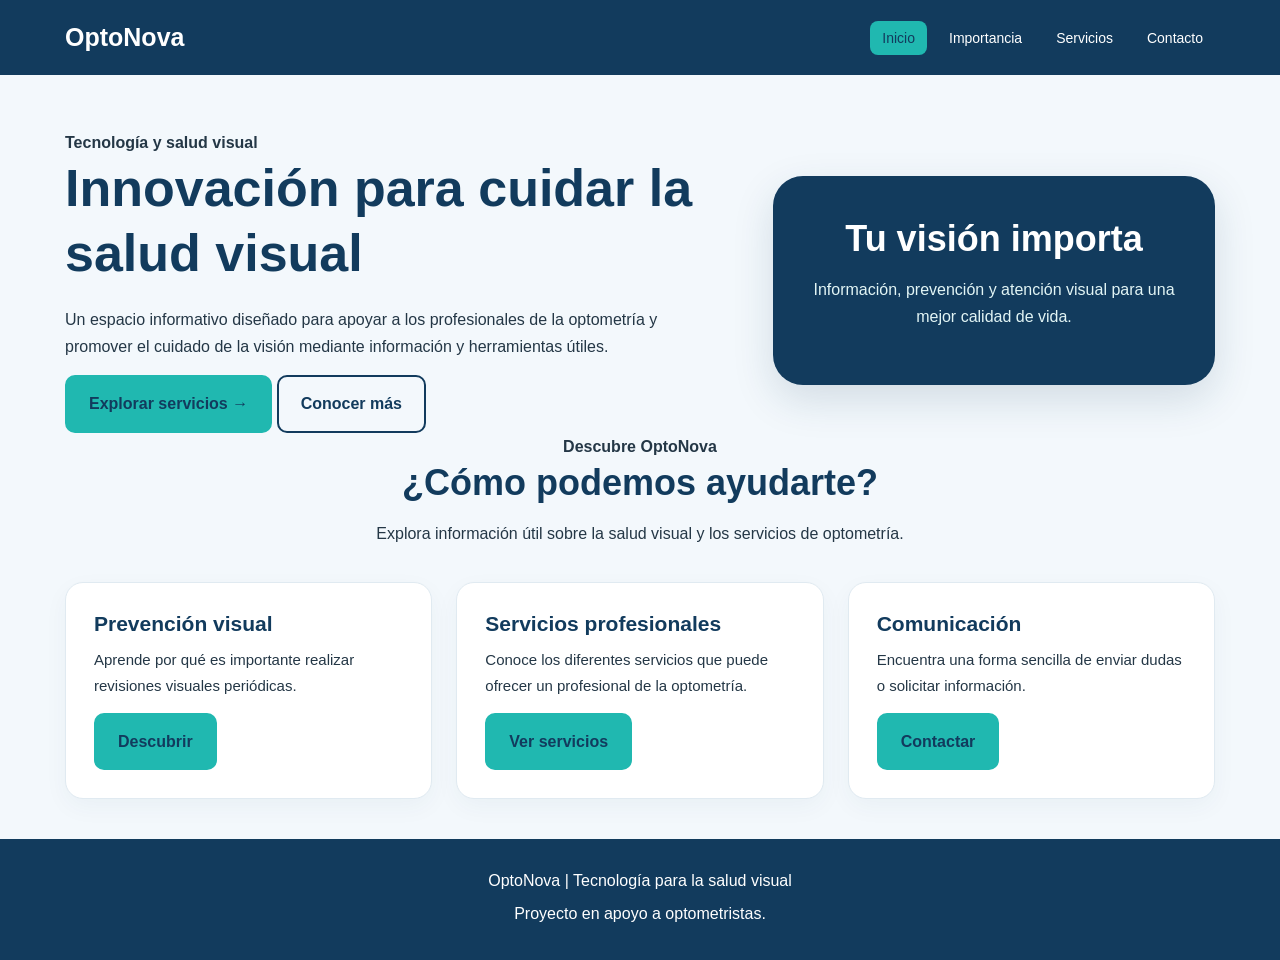
<file: index.html>
<!DOCTYPE html>
<html lang="es">
<head>
    <meta charset="UTF-8">
    <meta name="viewport">
    <title>OptoWeb | Inicio</title>
    <link rel="stylesheet" href="css/estilos.css">
</head>
<body>

<header class="navbar">
    <div class="contenedor nav-contenido">
        <a href="inicio.html" class="logo">OptoNova</a>

        <nav>
            <ul class="menu">
                <li><a href="index.html" class="activo">Inicio</a></li>
                <li><a href="importancia.html">Importancia</a></li>
                <li><a href="servicios.html">Servicios</a></li>
                <li><a href="contacto.html">Contacto</a></li>
            </ul>
        </nav>
    </div>
</header>

<br>
<br>

        <div class="contenedor hero-grid">
            <div class="hero-texto">
                <h4> Tecnología y salud visual</h4>
                <h1>Innovación para cuidar la salud visual</h1>

                <p>
                    Un espacio informativo diseñado para apoyar a los
                    profesionales de la optometría y promover el cuidado
                    de la visión mediante información y herramientas útiles.
                </p>

                <a href="servicios.html" class="boton">
                    Explorar servicios →
                </a>

                <a href="importancia.html"
                   class="boton boton-secundario">
                    Conocer más
                </a>
            </div>

            <div class="hero-imagen">
                <h2>Tu visión importa</h2>
                <p>
                    Información, prevención y atención visual
                    para una mejor calidad de vida.
                </p>
            </div>
        </div>

        <div class="contenedor">
            <div class="texto-centro">
                <h4>Descubre OptoNova</h4>
                <h2>¿Cómo podemos ayudarte?</h2>
                <p>
                    Explora información útil sobre la salud visual
                    y los servicios de optometría.
                </p>
            </div>

            <div class="tarjetas">
                <article class="tarjeta">
                    <h3>Prevención visual</h3>
                    <p>
                        Aprende por qué es importante realizar
                        revisiones visuales periódicas.
                    </p>
                    <a href="importancia.html" class="boton">
                        Descubrir
                    </a>
                </article>

                <article class="tarjeta">
                    <h3>Servicios profesionales</h3>
                    <p>
                        Conoce los diferentes servicios que puede
                        ofrecer un profesional de la optometría.
                    </p>
                    <a href="servicios.html" class="boton">
                        Ver servicios
                    </a>
                </article>

                <article class="tarjeta">
                    <h3>Comunicación</h3>
                    <p>
                        Encuentra una forma sencilla de enviar
                        dudas o solicitar información.
                    </p>
                    <a href="contacto.html" class="boton">
                        Contactar
                    </a>
                </article>
            </div>
        </div>

<footer class="footer">
    <div class="contenedor">
        <p>OptoNova | Tecnología para la salud visual</p>
        <p>Proyecto en apoyo a optometristas.</p>
    </div>
</footer>

</body>
</html>
</file>
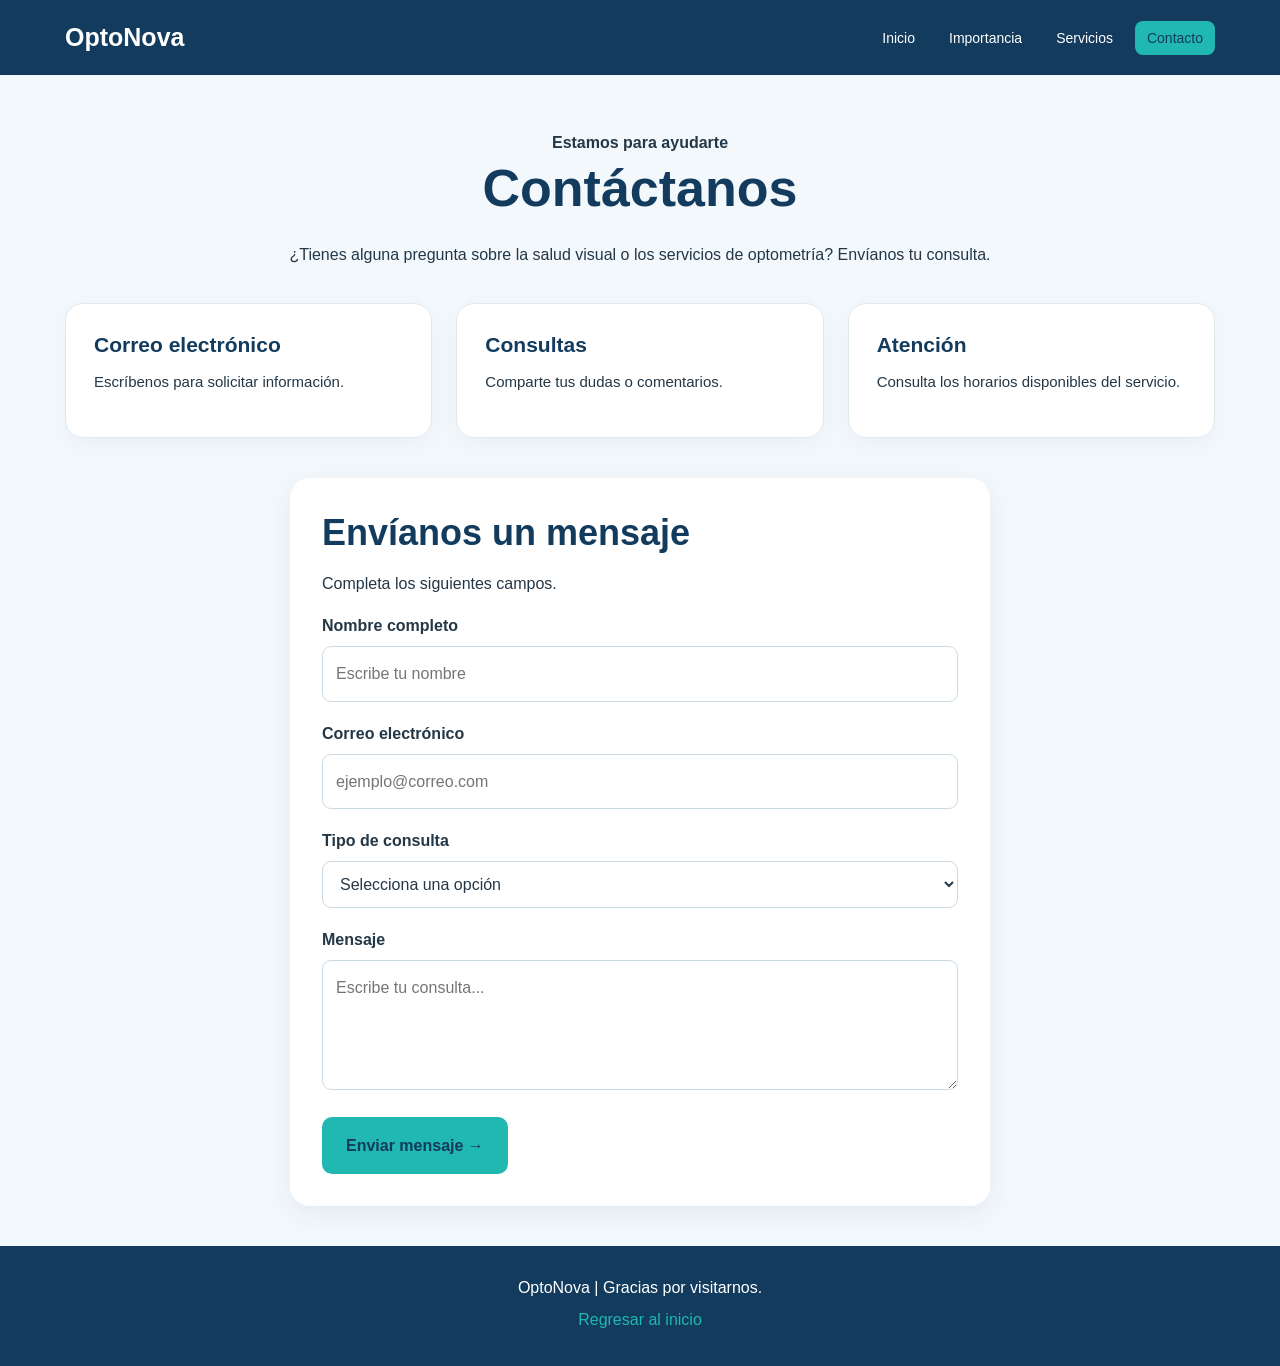
<file: contacto.html>
<!DOCTYPE html>
<html lang="es">
<head>
    <meta charset="UTF-8">
    <meta name="viewport">
    <title>OptoWeb | Contacto</title>
    <link rel="stylesheet" href="css/estilos.css">
</head>
<body>

<header class="navbar">
    <div class="contenedor nav-contenido">
        <a href="inicio.html" class="logo">OptoNova</a>
        <nav>
            <ul class="menu">
                <li><a href="index.html">Inicio</a></li>
                <li><a href="importancia.html">Importancia</a></li>
                <li><a href="servicios.html">Servicios</a></li>
                <li><a href="contacto.html" class="activo">Contacto</a></li>
            </ul>
        </nav>
    </div>
</header>
<br>
<br>
        <div class="contenedor">
            <div class="texto-centro">
                <h4>Estamos para ayudarte</h4>
                <h1>Contáctanos</h1>
                <p>
                    ¿Tienes alguna pregunta sobre la salud visual
                    o los servicios de optometría? Envíanos tu consulta.
                </p>
            </div>

            <div class="tarjetas">
                <article class="tarjeta">
                    <h3>Correo electrónico</h3>
                    <p>Escríbenos para solicitar información.</p>
                </article>

                <article class="tarjeta">
                    <h3>Consultas</h3>
                    <p>Comparte tus dudas o comentarios.</p>
                </article>

                <article class="tarjeta">
                    <h3>Atención</h3>
                    <p>Consulta los horarios disponibles del servicio.</p>
                </article>
            </div>

            <div style="margin-top: 40px;">
                <form class="formulario" action="#" method="post">
                    <h2>Envíanos un mensaje</h2>
                    <p>Completa los siguientes campos.</p>

                    <div class="campo">
                        <label for="nombre">Nombre completo</label>
                        <input type="text" id="nombre" name="nombre"
                               placeholder="Escribe tu nombre" required>
                    </div>

                    <div class="campo">
                        <label for="correo">Correo electrónico</label>
                        <input type="email" id="correo" name="correo"
                               placeholder="ejemplo@correo.com" required>
                    </div>

                    <div class="campo">
                        <label for="tipo">Tipo de consulta</label>
                        <select id="tipo" name="tipo" required>
                            <option value="">Selecciona una opción</option>
                            <option value="servicios">Servicios de optometría</option>
                            <option value="prevencion">Prevención visual</option>
                            <option value="profesionales">Apoyo profesional</option>
                            <option value="otro">Otro tema</option>
                        </select>
                    </div>

                    <div class="campo">
                        <label for="mensaje">Mensaje</label>
                        <textarea id="mensaje" name="mensaje"
                                  placeholder="Escribe tu consulta..."
                                  required></textarea>
                    </div>

                    <button type="submit" class="boton">
                        Enviar mensaje →
                    </button>
                </form>
            </div>
        </div>

<footer class="footer">
    <div class="contenedor">
        <p>OptoNova | Gracias por visitarnos.</p>
        <p><a href="index.html">Regresar al inicio</a></p>
    </div>
</footer>

</body>
</html>
</file>
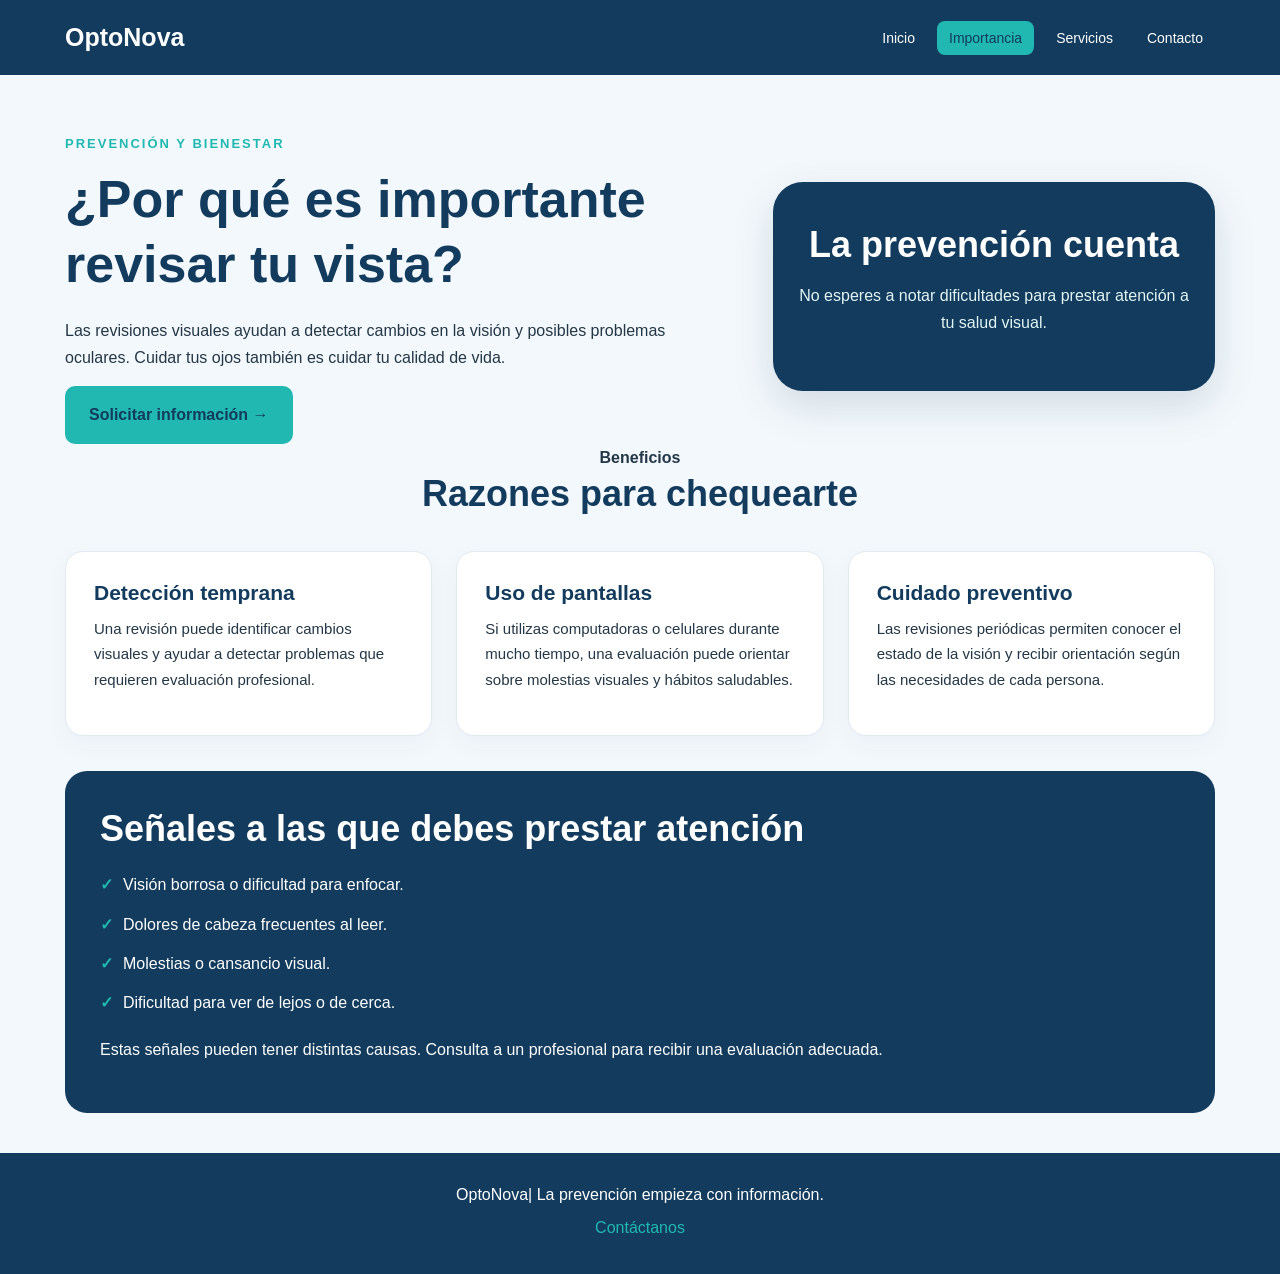
<file: importancia.html>
<!DOCTYPE html>
<html lang="es">
<head>
    <meta charset="UTF-8">
    <meta name="viewport">
    <title>OptoNova | Importancia de chequearse</title>
    <link rel="stylesheet" href="css/estilos.css">
</head>
<body>

<header class="navbar">
    <div class="contenedor nav-contenido">
        <a href="inicio.html" class="logo">OptoNova</a>
        <nav>
            <ul class="menu">
                <li><a href="index.html">Inicio</a></li>
                <li><a href="importancia.html" class="activo">Importancia</a></li>
                <li><a href="servicios.html">Servicios</a></li>
                <li><a href="contacto.html">Contacto</a></li>
            </ul>
        </nav>
    </div>
</header>
<br>
<br>

        <div class="contenedor hero-grid">
            <div class="hero-texto">
                <span class="etiqueta">Prevención y bienestar</span>
                <h1>¿Por qué es importante revisar tu vista?</h1>
                <p>
                    Las revisiones visuales ayudan a detectar cambios
                    en la visión y posibles problemas oculares.
                    Cuidar tus ojos también es cuidar tu calidad de vida.
                </p>
                <a href="contacto.html" class="boton">
                    Solicitar información →
                </a>
            </div>

            <div class="hero-imagen">
                <h2>La prevención cuenta</h2>
                <p>
                    No esperes a notar dificultades para prestar
                    atención a tu salud visual.
                </p>
            </div>
        </div>

        <div class="contenedor">
            <div class="texto-centro">
                <h4>Beneficios</h4>
                <h2>Razones para chequearte</h2>
            </div>

            <div class="tarjetas">
                <article class="tarjeta">
                    <h3>Detección temprana</h3>
                    <p>
                        Una revisión puede identificar cambios visuales
                        y ayudar a detectar problemas que requieren
                        evaluación profesional.
                    </p>
                </article>

                <article class="tarjeta">
                    <h3>Uso de pantallas</h3>
                    <p>
                        Si utilizas computadoras o celulares durante
                        mucho tiempo, una evaluación puede orientar
                        sobre molestias visuales y hábitos saludables.
                    </p>
                </article>

                <article class="tarjeta">
                    <h3>Cuidado preventivo</h3>
                    <p>
                        Las revisiones periódicas permiten conocer
                        el estado de la visión y recibir orientación
                        según las necesidades de cada persona.
                    </p>
                </article>
            </div>

            <div class="fondo-azul">
                <h2>Señales a las que debes prestar atención</h2>
                <ul class="lista">
                    <li>Visión borrosa o dificultad para enfocar.</li>
                    <li>Dolores de cabeza frecuentes al leer.</li>
                    <li>Molestias o cansancio visual.</li>
                    <li>Dificultad para ver de lejos o de cerca.</li>
                </ul>
                <p>
                    Estas señales pueden tener distintas causas.
                    Consulta a un profesional para recibir una
                    evaluación adecuada.
                </p>
            </div>
        </div>
    </section>
</main>

<footer class="footer">
    <div class="contenedor">
        <p>OptoNova| La prevención empieza con información.</p>
        <p><a href="contacto.html">Contáctanos</a></p>
    </div>
</footer>

</body>
</html>
</file>
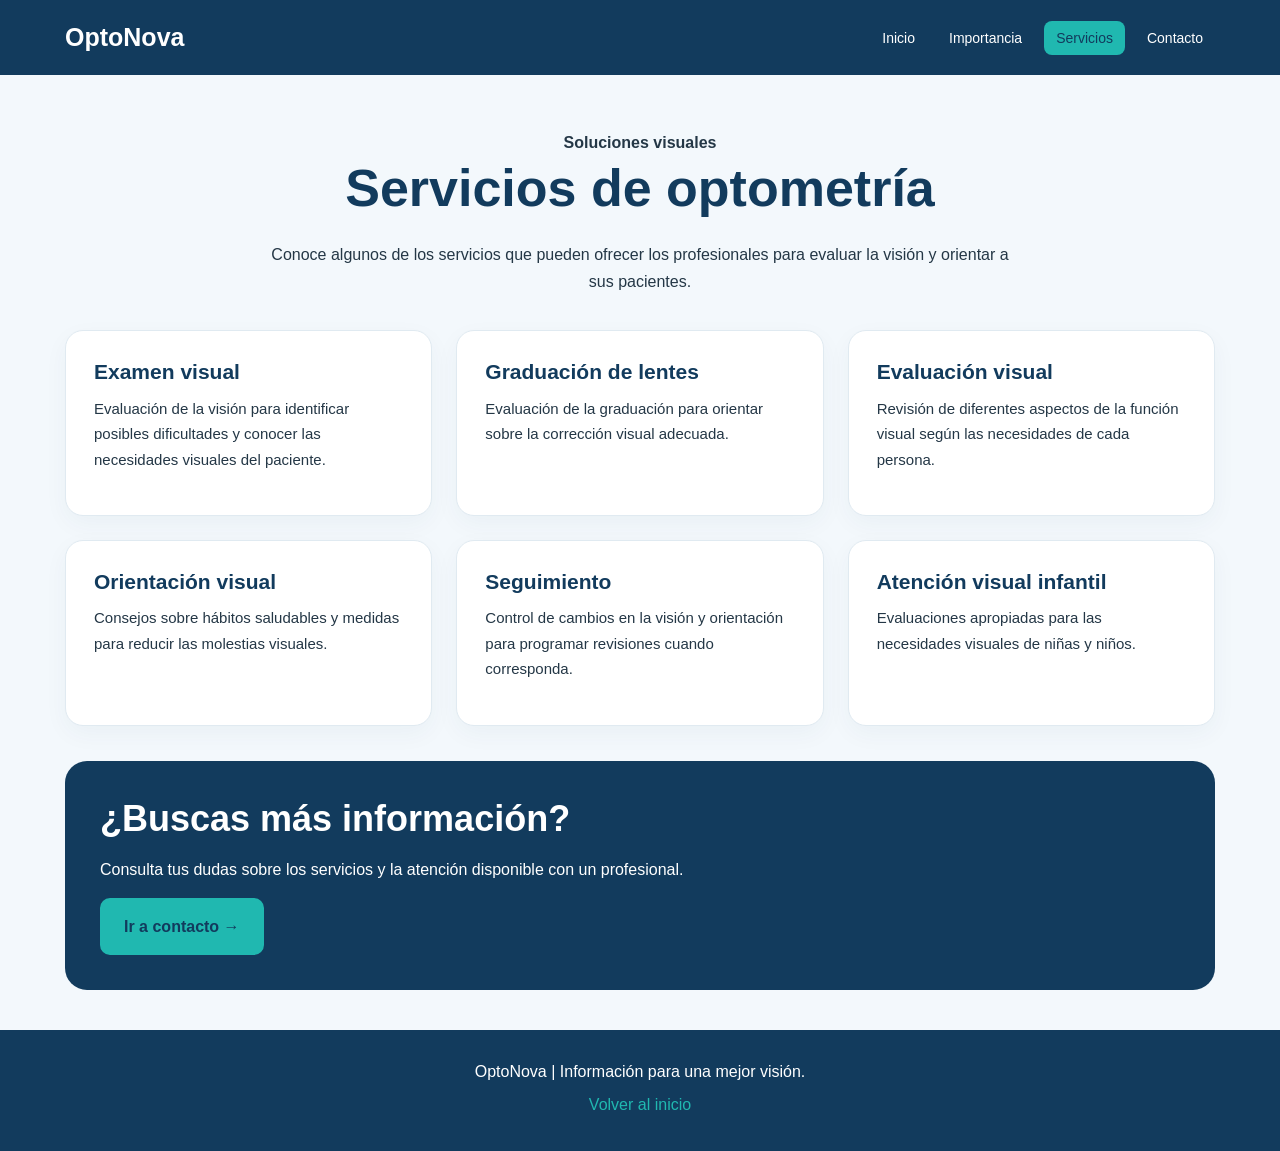
<file: servicios.html>
<!DOCTYPE html>
<html lang="es">
<head>
    <meta charset="UTF-8">
    <meta name="viewport">
    <title>OptoWeb | Servicios</title>
    <link rel="stylesheet" href="css/estilos.css">
</head>
<body>

<header class="navbar">
    <div class="contenedor nav-contenido">
        <a href="inicio.html" class="logo">OptoNova</a>
        <nav>
            <ul class="menu">
                <li><a href="index.html">Inicio</a></li>
                <li><a href="importancia.html">Importancia</a></li>
                <li><a href="servicios.html" class="activo">Servicios</a></li>
                <li><a href="contacto.html">Contacto</a></li>
            </ul>
        </nav>
    </div>
</header>
<br>
<br>

        <div class="contenedor">
            <div class="texto-centro">
                <h4 >Soluciones visuales</h4>
                <h1>Servicios de optometría</h1>
                <p>
                    Conoce algunos de los servicios que pueden ofrecer
                    los profesionales para evaluar la visión y orientar
                    a sus pacientes.
                </p>
            </div>

            <div class="tarjetas">
                <article class="tarjeta">
                    <h3>Examen visual</h3>
                    <p>
                        Evaluación de la visión para identificar
                        posibles dificultades y conocer las necesidades
                        visuales del paciente.
                    </p>
                </article>

                <article class="tarjeta">
                    <h3>Graduación de lentes</h3>
                    <p>
                        Evaluación de la graduación para orientar
                        sobre la corrección visual adecuada.
                    </p>
                </article>

                <article class="tarjeta">
                    <h3>Evaluación visual</h3>
                    <p>
                        Revisión de diferentes aspectos de la función
                        visual según las necesidades de cada persona.
                    </p>
                </article>

                <article class="tarjeta">
                    <h3>Orientación visual</h3>
                    <p>
                        Consejos sobre hábitos saludables y
                        medidas para reducir las molestias visuales.
                    </p>
                </article>

                <article class="tarjeta">
                    <h3>Seguimiento</h3>
                    <p>
                        Control de cambios en la visión y orientación
                        para programar revisiones cuando corresponda.
                    </p>
                </article>

                <article class="tarjeta">
                    <h3>Atención visual infantil</h3>
                    <p>
                        Evaluaciones apropiadas para las necesidades
                        visuales de niñas y niños.
                    </p>
                </article>
            </div>

            <div class="fondo-azul">
                <h2>¿Buscas más información?</h2>
                <p>
                    Consulta tus dudas sobre los servicios y la
                    atención disponible con un profesional.
                </p>
                <a href="contacto.html" class="boton">
                    Ir a contacto →
                </a>
            </div>
        </div>
    </section>
</main>

<footer class="footer">
    <div class="contenedor">
        <p>OptoNova | Información para una mejor visión.</p>
        <p><a href="index.html">Volver al inicio</a></p>
    </div>
</footer>

</body>
</html>
</file>
<file: css/estilos.css>
/* ===== COLORES GENERALES ===== */
:root {
    --azul: #123B5D;
    --turquesa: #20B8B0;
    --fondo: #F3F8FC;
    --texto: #243746;
    --blanco: #FFFFFF;
}

* {
    box-sizing: border-box;
    margin: 0;
    padding: 0;
}

html {
    scroll-behavior: smooth;
}

body {
    font-family: "Segoe UI", Arial, sans-serif;
    background: var(--fondo);
    color: var(--texto);
    line-height: 1.7;
}

a {
    text-decoration: none;
}

.contenedor {
    width: 90%;
    max-width: 1150px;
    margin: auto;
}

/* ===== MENÚ ===== */
.navbar {
    background: var(--azul);
    padding: 16px 0;
}

.nav-contenido {
    display: flex;
    align-items: center;
    justify-content: space-between;
    gap: 20px;
}

.logo {
    color: var(--blanco);
    font-size: 25px;
    font-weight: 800;
    white-space: nowrap;
}

.logo span {
    color: var(--turquesa);
}

.menu {
    display: flex;
    align-items: center;
    justify-content: flex-end;
    flex-wrap: wrap;
    gap: 10px;
    list-style: none;
}

.menu a {
    color: var(--blanco);
    padding: 9px 12px;
    border-radius: 8px;
    font-size: 14px;
    transition: 0.3s;
}

.menu a:hover,
.menu a.activo {
    background: var(--turquesa);
    color: var(--azul);
}

/* ===== ENCABEZADOS ===== */
.seccion {
    padding: 65px 0;
}

.etiqueta {
    display: inline-block;
    color: var(--turquesa);
    font-weight: 800;
    text-transform: uppercase;
    letter-spacing: 2px;
    font-size: 13px;
    margin-bottom: 12px;
}

h1, h2, h3 {
    color: var(--azul);
    line-height: 1.25;
}

h1 {
    font-size: clamp(32px, 5vw, 52px);
    margin-bottom: 20px;
}

h2 {
    font-size: clamp(27px, 4vw, 36px);
    margin-bottom: 15px;
}

h3 {
    font-size: 21px;
    margin-bottom: 10px;
}

p {
    margin-bottom: 15px;
}

.texto-centro {
    text-align: center;
    max-width: 750px;
    margin: 0 auto 35px;
}

/* ===== BOTONES ===== */
.boton {
    display: inline-block;
    background: var(--turquesa);
    color: var(--azul);
    padding: 13px 22px;
    border-radius: 10px;
    font-weight: 800;
    border: 2px solid var(--turquesa);
    cursor: pointer;
    transition: 0.3s;
    font: inherit;
    font-weight: 700;
}

.boton:hover {
    background: var(--azul);
    color: var(--blanco);
    border-color: var(--azul);
}

.boton-secundario {
    background: transparent;
    color: var(--azul);
    border-color: var(--azul);
}

/* ===== PORTADA ===== */
.hero {
    padding: 85px 0;
    background:
        radial-gradient(circle at 85% 20%,
        rgba(32, 184, 176, 0.16), transparent 35%),
        var(--fondo);
}

.hero-grid {
    display: grid;
    grid-template-columns: 1.2fr 0.8fr;
    align-items: center;
    gap: 45px;
}

.hero-texto {
    max-width: 650px;
}

.hero-imagen {
    background: var(--azul);
    color: var(--blanco);
    padding: 40px 25px;
    border-radius: 30px;
    text-align: center;
    box-shadow: 0 15px 40px #123b5d25;
}

.icono-grande {
    font-size: 90px;
    display: block;
    margin-bottom: 10px;
}

.hero-imagen h2 {
    color: var(--blanco);
}

.hero-imagen p {
    color: #e2f5f5;
}

/* ===== TARJETAS ===== */
.tarjetas {
    display: grid;
    grid-template-columns: repeat(3, minmax(0, 1fr));
    gap: 24px;
}

.tarjeta {
    background: var(--blanco);
    padding: 28px;
    border-radius: 18px;
    border: 1px solid #e0eaf1;
    box-shadow: 0 8px 25px #123b5d0b;
    transition: transform 0.3s, box-shadow 0.3s;
}

.tarjeta:hover {
    transform: translateY(-5px);
    box-shadow: 0 14px 30px #123b5d18;
}

.icono {
    width: 58px;
    height: 58px;
    display: grid;
    place-items: center;
    background: #e2f8f6;
    border-radius: 15px;
    font-size: 28px;
    margin-bottom: 20px;
}

.tarjeta p {
    font-size: 15px;
}

.fondo-azul {
    background: var(--azul);
    color: var(--blanco);
    border-radius: 22px;
    padding: 35px;
    margin-top: 35px;
}

.fondo-azul h2,
.fondo-azul h3 {
    color: var(--blanco);
}

/* ===== LISTAS ===== */
.lista {
    list-style: none;
    margin: 20px 0;
}

.lista li {
    margin-bottom: 12px;
}

.lista li::before {
    content: "✓";
    color: var(--turquesa);
    font-weight: 900;
    margin-right: 10px;
}

/* ===== FORMULARIO ===== */
.formulario {
    background: var(--blanco);
    padding: 32px;
    border-radius: 20px;
    box-shadow: 0 8px 28px #123b5d12;
    width: 100%;
    max-width: 700px;
    margin: auto;
}

.campo {
    margin-bottom: 18px;
}

.campo label {
    display: block;
    font-weight: 700;
    margin-bottom: 7px;
}

.campo input,
.campo select,
.campo textarea {
    width: 100%;
    padding: 13px;
    border: 1px solid #cbd9e3;
    border-radius: 9px;
    background: var(--blanco);
    color: var(--texto);
    font: inherit;
}

.campo input:focus,
.campo select:focus,
.campo textarea:focus {
    outline: 2px solid var(--turquesa);
    border-color: var(--turquesa);
}

.campo textarea {
    min-height: 130px;
    resize: vertical;
}

/* ===== PIE DE PÁGINA ===== */
.footer {
    background: var(--azul);
    color: var(--blanco);
    padding: 28px 0;
    text-align: center;
    margin-top: 40px;
}

.footer p {
    margin-bottom: 5px;
}

.footer a {
    color: var(--turquesa);
}

/* ===== ADAPTACIÓN A CELULARES ===== */
@media (max-width: 800px) {
    .nav-contenido {
        flex-direction: column;
    }

    .menu {
        justify-content: center;
        gap: 5px;
    }

    .menu a {
        padding: 8px;
        font-size: 13px;
    }

    .hero {
        padding: 50px 0;
    }

    .hero-grid {
        grid-template-columns: 1fr;
        gap: 30px;
    }

    .tarjetas {
        grid-template-columns: repeat(2, minmax(0, 1fr));
    }

    .seccion {
        padding: 45px 0;
    }
}

@media (max-width: 520px) {
    .contenedor {
        width: 92%;
    }

    .tarjetas {
        grid-template-columns: 1fr;
    }

    .logo {
        font-size: 23px;
    }

    .hero-imagen {
        padding: 30px 18px;
    }

    .icono-grande {
        font-size: 70px;
    }

    .tarjeta,
    .formulario {
        padding: 22px;
    }

    .boton {
        text-align: center;
        max-width: 100%;
    }
}
</file>
